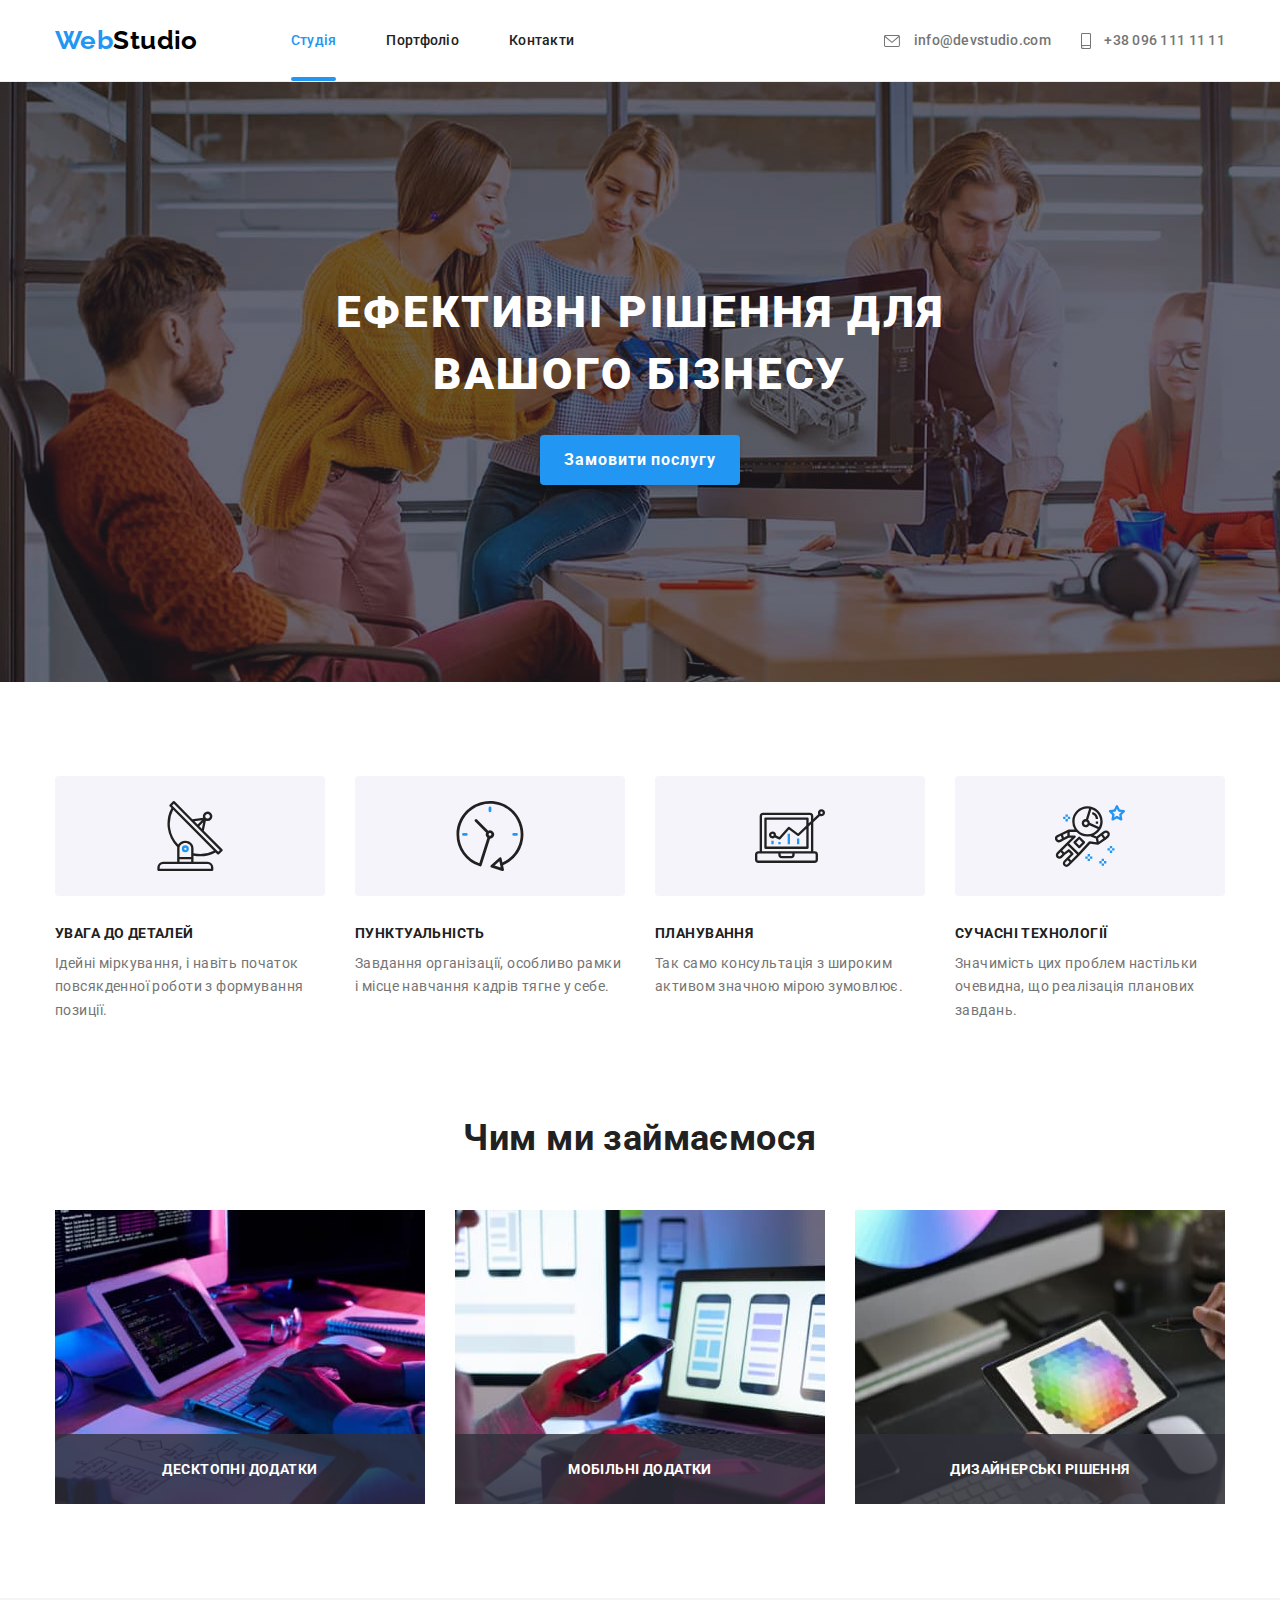
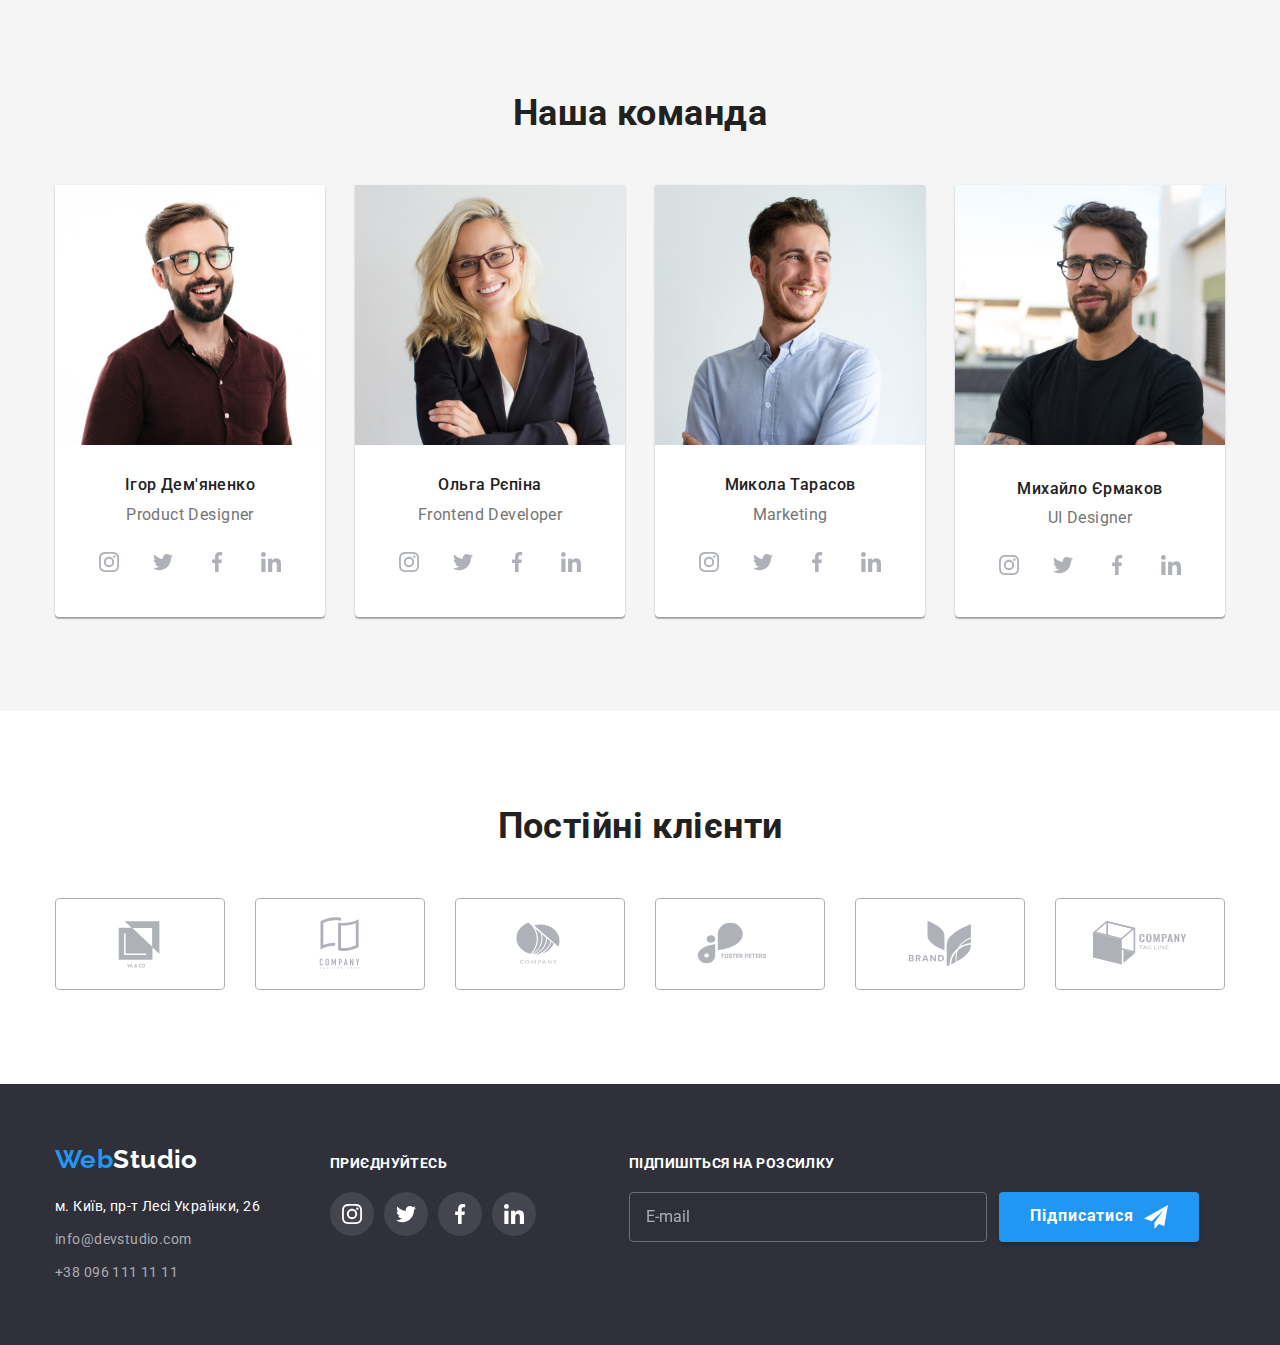
<file: index.html>
<!DOCTYPE html>
<html lang="uk">
<head>
  <meta charset="UTF-8">
  <meta http-equiv="X-UA-Compatible" content="IE=edge">
  <meta name="viewport" content="width=device-width, initial-scale=1.0">
  <title>Студія</title>
  
  <link rel="preconnect" href="https://fonts.googleapis.com">
  <link rel="preconnect" href="https://fonts.gstatic.com" crossorigin> 

  <link href="https://fonts.googleapis.com/css2?family=Raleway:wght@700&family=Roboto:wght@400;500;700;900&display=swap" rel="stylesheet">

  <link href="https://cdnjs.cloudflare.com/ajax/libs/modern-normalize/1.1.0/modern-normalize.min.css" rel="stylesheet">

  <link rel="stylesheet" href="./css/main.min.css">
</head>
<body>
  <!-- Header -->
  <header class="header">
    <div class="container header-blocks">
      
      <a class="logo" href="./index.html">
        Web<span class="header-logo-text">Studio</span>
      </a>
      
      <nav>
        <ul class="main-nav">
          <li class="main-nav__item">
            <a href="" class="main-nav__link main-nav__link--active">Студія</a>
          </li>
          <li class="main-nav__item">
            <a href="./portfolio.html" class="main-nav__link">Портфоліо</a>
          </li>
          <li class="main-nav__item">
            <a href="" class="main-nav__link">Контакти</a>
          </li>
        </ul>
      </nav>

      <ul class="contacts">
        <li class="contacts__item">
          <svg class="contacts__icon" width="16" height="12">
            <use href="./images/icon.svg#icon-envelope"></use>
          </svg> 
          <a href="mailto:info@devstudio.com" class="contacts__link">info@devstudio.com
          </a>
        </li>
        <li class="contacts__item">
          <svg class="contacts__icon" width="10" height="16">
            <use href="./images/icon.svg#icon-smartphone"></use>
          </svg>
          <a href="tel:+380961111111" class="contacts__link">+38 096 111 11 11
          </a>
        </li>
      </ul>
    </div>
  </header>

  <main>
  <!-- Hero -->
  <section class="hero">
    <div class="container">
      <h1 class="hero__title">Ефективні рішення для<br>вашого бізнесу</h1>
      <button type="submit" class="button center" data-modal-open>
        Замовити послугу
      </button>
    </div>
  </section>

  <!-- Advantages -->
  <section class="advantages">
    <div class="container">
      <h2 class="visually-hidden">Переваги</h2>
      <ul class="advantages__list">
        <li class="advantages__item">
          <div class="advantages__wrapper">
            <svg class="advantages__icon">
            <use href="./images/icon.svg#icon-antenna"></use>
            </svg>
          </div>
          <h3 class="advantages__title">УВАГА ДО ДЕТАЛЕЙ</h3>
          <p class="advantages__text">Ідейні міркування, і навіть початок повсякденної роботи з формування позиції.</p>
        </li>
        <li class="advantages__item">
          <div class="advantages__wrapper">
            <svg class="advantages__icon">
              <use href="./images/icon.svg#icon-clock"></use>
            </svg>
          </div>
          <h3 class="advantages__title">ПУНКТУАЛЬНІСТЬ</h3>
          <p class="advantages__text">Завдання організації, особливо рамки і місце навчання кадрів тягне у себе.</p>
        </li>
        <li class="advantages__item">
          <div class="advantages__wrapper">
            <svg class="advantages__icon">
              <use href="./images/icon.svg#icon-diagram"></use>
            </svg>
          </div>
          <h3 class="advantages__title">ПЛАНУВАННЯ</h3>
          <p class="advantages__text">Так само консультація з широким активом значною мірою зумовлює.</p>
        </li>
        <li class="advantages__item">
          <div class="advantages__wrapper">
            <svg class="advantages__icon">
              <use href="./images/icon.svg#icon-astronaut"></use>
            </svg>
          </div>
          <h3 class="advantages__title">СУЧАСНІ ТЕХНОЛОГІЇ</h3>
          <p class="advantages__text">Значимість цих проблем настільки очевидна, що реалізація планових завдань.</p>
        </li>
      </ul>  
    </div>
  </section>

  <!-- Directions -->
  <section class="directions">
    <div class="container">
      <h2 class="directions__title">Чим ми займаємося</h2>
      <ul class="directions__list">
        <li class="directions__item">
          <img src="./images/site-development.jpg" alt="Розробка сайту" width="370" class="directions__img">
          <p class="directions__text">
            Десктопні додатки
          </p>
        </li>
        <li class="directions__item">
          <img src="./images/application-development.jpg" alt="Розробка додатку" width="370" class="directions__img">
          <p class="directions__text">
            Мобільні додатки
          </p>
        </li>
        <li class="directions__item">
          <img src="./images/choice-color.jpg" alt="Вибір кольору" width="370" class="directions__img">
          <p class="directions__text">
            Дизайнерські рішення
          </p>
        </li>
      </ul>
    </div>
  </section>

  <!-- Team -->
  <section class="team">
    <div class="container">

      <h2 class="team__title">Наша команда</h2>

      <ul class="team__list">
        <li class="team__item">
          <img src="./images/product-designer.jpg" alt="Ігор - продакт дизайнер" width="270" class="team__img">
          <div class="team__wrapper">
            <h3 class="team__name">Ігор Дем'яненко</h3>
            <p class="team__position">Product Designer</p>
        
            <ul class="team-social">

            <li class="team-social__item">
              <a class="team-social__link" href="">
                <svg class="team-social__icon" width="20" height="20">
                  <use href="./images/icon.svg#icon-instagram"></use>
                </svg>
              </a>  
            </li>

            <li class="team-social__item">
              <a class="team-social__link" href="">
                <svg class="team-social__icon"  width="20" height="20">
                  <use href="./images/icon.svg#icon-twitter"></use>
                </svg>
              </a>  
            </li>

            <li class="team-social__item">
              <a class="team-social__link" href="">
                <svg class="team-social__icon"  width="20" height="20">
                  <use href="./images/icon.svg#icon-facebook"></use>
                </svg>
              </a>  
            </li>

            <li class="team-social__item">
              <a class="team-social__link" href="">
                <svg class="team-social__icon"  width="20" height="20">
                  <use href="./images/icon.svg#icon-linkedin"></use>
                </svg>
              </a>  
            </li>

            </ul>
          </div>
        </li>

        <li class="team__item">
          <img src="./images/frontend-developer.jpg" alt="Ольга - фронд енд розробник" width="270" class="team__img">
          <div class="team__wrapper">
            <h3 class="team__name">Ольга Рєпіна</h3>
            <p class="team__position">Frontend Developer</p>
            
            <ul class="team-social">
            <li class="team-social__item">
              <a class="team-social__link" href="">
                <svg class="team-social__icon" width="20" height="20">
                  <use href="./images/icon.svg#icon-instagram"></use>
                </svg>
              </a>  
            </li>

            <li class="team-social__item">
              <a class="team-social__link" href="">
                <svg class="team-social__icon" width="20" height="20">
                  <use href="./images/icon.svg#icon-twitter"></use>
                </svg>
              </a>  
            </li>

            <li class="team-social__item">
              <a class="team-social__link" href="">
                <svg class="team-social__icon" width="20" height="20">
                  <use href="./images/icon.svg#icon-facebook"></use>
                </svg>
              </a>  
            </li>

            <li class="team-social__item">
              <a class="team-social__link" href="">
                <svg class="team-social__icon" width="20" height="20">
                  <use href="./images/icon.svg#icon-linkedin"></use>
                </svg>
              </a>  
            </li>
            </ul>
          </div>
        </li>

        <li class="team__item">
          <img src="./images/marketing.jpg" alt="Микола - маркетолог" width="270" class="team__img">
          <div class="team__wrapper">
            <h3 class="team__name">Микола Тарасов</h3>
            <p class="team__position ">Marketing</p>

            <ul class="team-social">
            <li class="team-social__item">
              <a class="team-social__link" href="">
                <svg class="team-social__icon" width="20" height="20">
                  <use href="./images/icon.svg#icon-instagram"></use>
                </svg>
              </a>  
            </li>

            <li class="team-social__item">
              <a class="team-social__link" href="">
                <svg class="team-social__icon"  width="20" height="20">
                  <use href="./images/icon.svg#icon-twitter"></use>
                </svg>
              </a>  
            </li>

            <li class="team-social__item">
              <a class="team-social__link" href="">
                <svg class="team-social__icon"  width="20" height="20">
                  <use href="./images/icon.svg#icon-facebook"></use>
                </svg>
              </a>  
            </li>

            <li class="team-social__item">
              <a class="team-social__link" href="">
                <svg class="team-social__icon"  width="20" height="20">
                  <use href="./images/icon.svg#icon-linkedin"></use>
                </svg>
              </a>  
            </li>
          </ul>
        </div>
      </li>

      <li class="team__item ">
        <img src="./images/ui-designer.jpg" alt="Михайло - дизайнер" width="270" class="team-photo">
        <div class="team__wrapper">
          <h3 class="team__name">Михайло Єрмаков</h3>
          <p class="team__position">UI Designer</p>
        
          <ul class="team-social">
          <li class="team-social__item">
            <a class="team-social__link" href="">
              <svg class="team-social__icon" width="20" height="20">
                <use href="./images/icon.svg#icon-instagram"></use>
              </svg>
            </a>  
          </li>
          
          <li class="team-social__item">
            <a class="team-social__link" href="">
              <svg class="team-social__icon"  width="20" height="20">
                <use href="./images/icon.svg#icon-twitter"></use>
              </svg>
            </a>  
          </li>

          <li class="team-social__item">
            <a class="team-social__link" href="">
              <svg class="team-social__icon"  width="20" height="20">
                <use href="./images/icon.svg#icon-facebook"></use>
              </svg>
            </a>  
          </li>

          <li class="team-social__item">
            <a class="team-social__link" href="">
              <svg class="team-social__icon"  width="20" height="20">
                <use href="./images/icon.svg#icon-linkedin"></use>
              </svg>
            </a>  
          </li>
        </ul>
        </div>  
      </li>
    </ul>
    </div>
  </section>

  <!-- Clients  -->
  <section class="clients">
    <div class="container">
      <h2 class="clients__title">Постійні клієнти</h2>
      <ul class="clients__list">
        <li class="clients__item">
          <a href="" class="clients__link">
            <svg class="clients__icon" width="106" height="60">
              <use href="./images/icon.svg#icon-ya-co"></use>
            </svg>
          </a>
        </li>
        <li class="clients__item">
          <a href="" class="clients__link">
            <svg class="clients__icon" width="106" height="60">
              <use href="./images/icon.svg#icon-tag-line"></use>
            </svg>
          </a>
        </li>
        <li class="clients__item">
          <a href="" class="clients__link">
            <svg class="clients__icon" width="106" height="60">
              <use href="./images/icon.svg#icon-company"></use>
            </svg>
          </a>
        </li>
        <li class="clients__item">
          <a href="" class="clients__link">
            <svg class="clients__icon" width="106" height="60">
              <use href="./images/icon.svg#icon-foster"></use>
            </svg>
          </a>
        </li>
        <li class="clients__item">
          <a href="" class="clients__link">
            <svg class="clients__icon" width="106" height="60">
              <use href="./images/icon.svg#icon-brand"></use>
            </svg>
          </a>
        </li>
        <li class="clients__item">
          <a href="" class="clients__link">
            <svg class="clients__icon" width="106" height="60">
              <use href="./images/icon.svg#icon-box"></use>
            </svg>
          </a>
        </li>
      </ul>
    </div>
  </section>
  </main>

  <!-- Footer -->
  <footer class="footer">
    <div class="container footer-blocks">
      <div>
        <a class="logo logo--footer" href="./index.html">
          <span>Web</span><span class="footer-logo-text">Studio</span>
        </a>
        <address class="address">
          <ul class="address__list">
            <li class="address__item">
              <a href="" class="address__link address__link--accent">м. Київ, пр-т Лесі Українки, 26</a>
            </li>
            <li class="address__item">
              <a href="mailto:info@devstudio.com" class="address__link">info@devstudio.com</a>
            </li>
            <li class="address__item">
              <a href="tel:+380961111111" class="address__link">+38 096 111 11 11</a>
            </li>
          </ul>
        </address>  
      </div>

      <div class="footer-social">
        <p class="footer-social__title">приєднуйтесь</p>
        <ul class="footer-social__list">
          <li class="footer-social__item">
            <a class="footer-social__link" href="">
              <svg class="footer-social__icon" width="20" height="20">
                <use href="./images/icon.svg#icon-instagram"></use>
              </svg>
            </a>  
          </li>
          <li class="footer-social__item">
            <a class="footer-social__link" href="">
              <svg class="footer-social__icon"  width="20" height="20">
                <use href="./images/icon.svg#icon-twitter"></use>
              </svg>
            </a>  
          </li>
          <li class="footer-social__item">
            <a class="footer-social__link" href="">
              <svg class="footer-social__icon"  width="20" height="20">
                <use href="./images/icon.svg#icon-facebook"></use>
              </svg>
            </a>  
          </li>
          <li class="footer-social__item">
            <a class="footer-social__link" href="">
              <svg class="footer-social__icon"  width="20" height="20">
                <use href="./images/icon.svg#icon-linkedin"></use>
              </svg>
            </a>  
          </li>
        </ul>
      </div>

      <div class="subscribe">
        <p class="subscribe__title">підпишіться на розсилку</p>
        <form class="subscribe__form">

          <input type="email" name="email" placeholder="E-mail" class="subscribe__input">

          <button type="submit" class="button">
              Підписатися
              <svg width="24" height="24" class="button__icon">
                <use href="./images/icon.svg#icon-subscribe"></use>
              </svg>
          </button> 
        </form>
      </div>
    </div>
  </footer>

  <!-- Modal -->
  <div class="backdrop is-hidden" data-modal>
    <div class="modal">
      <div class="close" data-modal-close>
        <svg width="30" height="30" class="icon-close">
          <use href="./images/icon.svg#icon-close"></use>
        </svg>
      </div>
      <p class="modal-title">
        Залиште свої дані, ми вам передзвонимо
      </p>  
      <form>
        <ul>
          <li class="form-item">
            <label for="name" class="form-item__label">Ім'я</label>
            <div class="form-item__wrapper">
              <input type="text" name="name" class="form-item__input" id="name">
              <svg width="18" height="18" class="form-item__icon">
                <use href="./images/icon.svg#icon-person"></use>
              </svg>
            </div>
          </li>
          
          <li class="form-item">
            <label for="phone" class="form-item__label">Телефон</label>
            <div class="form-item__wrapper">
              <input type="tel" name="phone" class="form-item__input" id="phone">
              <svg width="18" height="18" class="form-item__icon">
                <use href="./images/icon.svg#icon-phone"></use>
              </svg>
            </div>  
          </li>

          <li class="form-item">
            <label for="email" class="form-item__label">Пошта</label>
            <div class="form-item__wrapper">
              <input type="email" name="email" class="form-item__input" id="email">
              <svg width="18" height="18" class="form-item__icon">
                <use href="./images/icon.svg#icon-email"></use>
              </svg>
            </div>
          </li>

          <li class="form-item">
            <label for="comment" class="form-item__label">Коментар</label>
            <textarea name="comment" id="comment" class="form-item__comment" placeholder="Введіть текст"></textarea>
          </li>
            
          <li class="form-checkbox">
            <label for="checkbox" class="form-checkbox__label">
              <input type="checkbox" name="checkbox" id="checkbox" class="form-checkbox__input visually-hidden">
              <span class="form-checkbox__icon"></span>
                Погоджуюся з розсилкою та приймаю <a href="" class="form-checkbox__link">Умови договору</a>
            </label>
          </li>
            
          <li>
            <button class="button center" type="submit">
              Відправити   
            </button>
          </li>
        </ul>
      </form>
    </div>
  </div>
  <script src="./js/modal.js"></script>
</body>
</html>
</file>
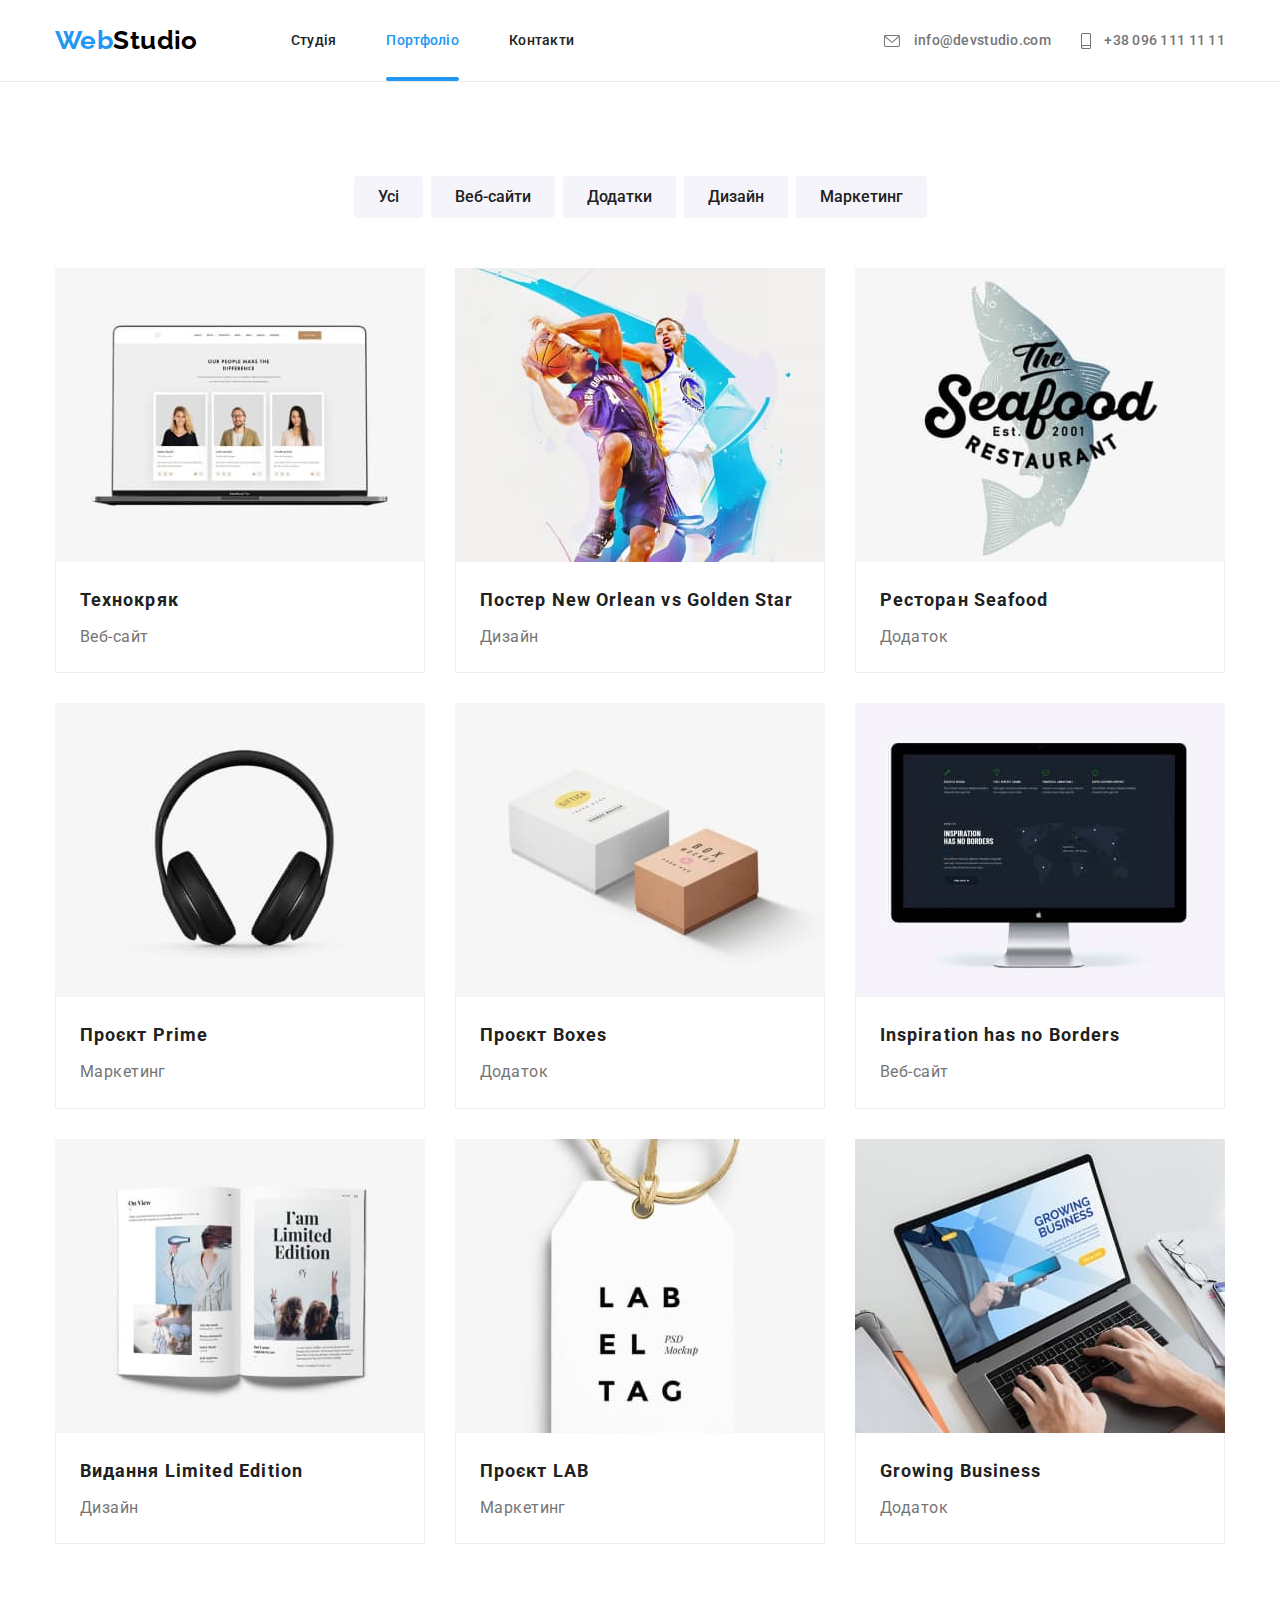
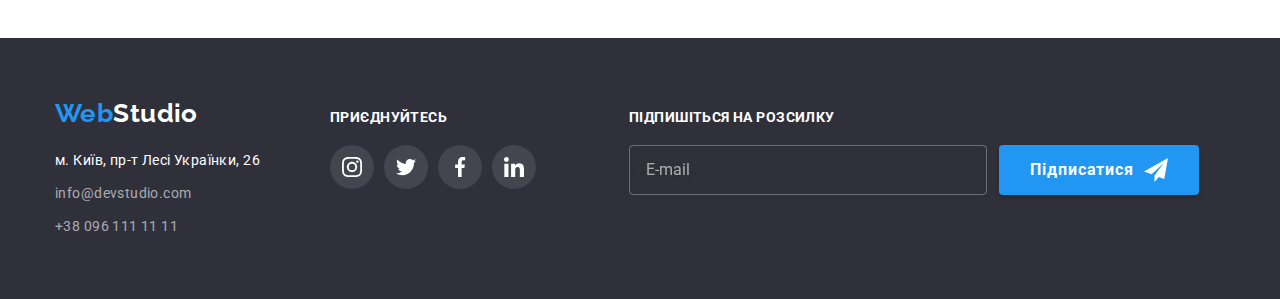
<file: portfolio.html>
<!DOCTYPE html>
<html lang="uk">
<head>
  <meta charset="UTF-8">
  <meta http-equiv="X-UA-Compatible" content="IE=edge">
  <meta name="viewport" content="width=device-width, initial-scale=1.0">
  <title>Портфоліо</title>

  <link rel="preconnect" href="https://fonts.googleapis.com">
  <link rel="preconnect" href="https://fonts.gstatic.com" crossorigin> 

  <link href="https://fonts.googleapis.com/css2?family=Raleway:wght@700&family=Roboto:wght@400;500;700;900&display=swap" rel="stylesheet">

  <link href="https://cdnjs.cloudflare.com/ajax/libs/modern-normalize/1.1.0/modern-normalize.min.css" rel="stylesheet">

  <link rel="stylesheet" href="./css/main.min.css">
</head>
<body>
    <!-- Header -->
    <header class="header">
      <div class="container header-blocks">
        
        <a class="logo" href="./index.html">
          Web<span class="header-logo-text">Studio</span>
        </a>
        
        <nav>
          <ul class="main-nav">
            <li class="main-nav__item">
              <a href="./index.html" class="main-nav__link">Студія</a>
            </li>
            <li class="main-nav__item">
              <a href="" class="main-nav__link main-nav__link--active">Портфоліо</a>
            </li>
            <li class="main-nav__item">
              <a href="" class="main-nav__link">Контакти</a>
            </li>
          </ul>
        </nav>
  
        <ul class="contacts">
          <li class="contacts__item">
            <svg class="contacts__icon" width="16" height="12">
              <use href="./images/icon.svg#icon-envelope"></use>
            </svg> 
            <a href="mailto:info@devstudio.com" class="contacts__link">info@devstudio.com
            </a>
          </li>
          <li class="contacts__item">
            <svg class="contacts__icon" width="10" height="16">
              <use href="./images/icon.svg#icon-smartphone"></use>
            </svg>
            <a href="tel:+380961111111" class="contacts__link">+38 096 111 11 11
            </a>
          </li>
        </ul>
      </div>
    </header>

  <main>
  <!-- Portfolio -->
  <section class="portfolio">
    <div class="container">
      <h1 class="visually-hidden">Портфоліо</h1>

      <ul class="portfolio-buttons">
        <li class="portfolio-buttons__item">
          <button type="submit" class="portfolio-buttons__button portfolio-buttons__button--active">Усі</button>
        </li>
        <li class="portfolio-buttons__item">
          <button type="submit" class="portfolio-buttons__button">Веб-сайти</button>
        </li>
        <li class="portfolio-buttons__item">
          <button type="submit" class="portfolio-buttons__button">Додатки</button>
        </li>
        <li class="portfolio-buttons__item">
          <button type="submit" class="portfolio-buttons__button">Дизайн</button>
        </li>
        <li class="portfolio-buttons__item">
          <button type="submit" class="portfolio-buttons__button">Маркетинг</button>
        </li>
      </ul>

      <ul class="portfolio__list">
        <li class="portfolio__item">
          <a>
            <div class="portfolio-block">
              <img src="./images/technocrat.jpg" alt="Веб-сайт Технокряк" width="370" class="portfolio-block__img">
              <div class="portfolio-block__overlay">
                <p class="portfolio-block__text">Ресурс пропонує комплексні пропозиції з різним рівнем функціоналу та сервісів. Все це дозволить відвідувачу отримати вичерпні відомості про компанію чи приватну особу.</p>
              </div>
            </div>
            <div class="portfolio-wrapper">
              <h2 class="portfolio-wrapper__title">Технокряк</h2>
              <p class="portfolio-wrapper__text">Веб-сайт</p>
            </div>
          </a>
        </li>

        <li class="portfolio__item">
          <a>
            <div class="portfolio-block">
              <img src="./images/new-orlean.jpg" alt="Дизайн постера" width="370" class="portfolio-block__img">
              <div class="portfolio-block__overlay">
                <p class="portfolio-block__text">Ресурс пропонує комплексні пропозиції з різним рівнем функціоналу та сервісів. Все це дозволить відвідувачу отримати вичерпні відомості про компанію чи приватну особу.</p>
              </div>
            </div>
            <div class="portfolio-wrapper">
              <h2 class="portfolio-wrapper__title">Постер New Orlean vs Golden Star</h2>
              <p class="portfolio-wrapper__text">Дизайн</p>
            </div>
          </a>
        </li>

        <li class="portfolio__item">
          <a>
            <div class="portfolio-block">
              <img src="./images/seafood.jpg" alt="Додаток для ресторану морепродуктів" width="370" class="portfolio-block__img">
              <div class="portfolio-block__overlay">
                <p class="portfolio-block__text">Ресурс пропонує комплексні пропозиції з різним рівнем функціоналу та сервісів. Все це дозволить відвідувачу отримати вичерпні відомості про компанію чи приватну особу.</p>
              </div>
            </div>
            <div class="portfolio-wrapper">
              <h2 class="portfolio-wrapper__title">Ресторан Seafood</h2>
              <p class="portfolio-wrapper__text">Додаток</p>
            </div>
          </a>  
        </li>

        <li class="portfolio__item">
          <a>
            <div class="portfolio-block">
              <img src="./images/prime.jpg" alt="Маркетинг для проєкту Прайм" width="370" class="portfolio-block__img">
              <div class="portfolio-block__overlay">
                <p class="portfolio-block__text">Ресурс пропонує комплексні пропозиції з різним рівнем функціоналу та сервісів. Все це дозволить відвідувачу отримати вичерпні відомості про компанію чи приватну особу.</p>
              </div>
            </div>
            <div class="portfolio-wrapper">
              <h2 class="portfolio-wrapper__title">Проєкт Prime</h2>
              <p class="portfolio-wrapper__text">Маркетинг</p>
            </div>
          </a>  
        </li>

        <li class="portfolio__item">
          <a>
            <div class="portfolio-block">
              <img src="./images/boxes.jpg" alt="Додаток для проєкту Коробки" width="370" class="portfolio-block__img">
              <div class="portfolio-block__overlay">
                <p class="portfolio-block__text">Ресурс пропонує комплексні пропозиції з різним рівнем функціоналу та сервісів. Все це дозволить відвідувачу отримати вичерпні відомості про компанію чи приватну особу.</p>
              </div>
            </div>
            <div class="portfolio-wrapper">
              <h2 class="portfolio-wrapper__title">Проєкт Boxes</h2>
              <p class="portfolio-wrapper__text">Додаток</p>
            </div>
          </a>  
        </li>
      
        <li class="portfolio__item">
          <a>
            <div class="portfolio-block">
              <img src="./images/inspiration.jpg" alt="Сайт" width="370" class="portfolio-block__img">
              <div class="portfolio-block__overlay">
                <p class="portfolio-block__text">Ресурс пропонує комплексні пропозиції з різним рівнем функціоналу та сервісів. Все це дозволить відвідувачу отримати вичерпні відомості про компанію чи приватну особу.</p>
              </div>
            </div>
            <div class="portfolio-wrapper">
              <h2 class="portfolio-wrapper__title">Inspiration has no Borders</h2>
              <p class="portfolio-wrapper__text">Веб-сайт</p>
            </div>
          </a>  
        </li>

        <li class="portfolio__item">
          <a>
            <div class="portfolio-block">
              <img src="./images/limited-editon.jpg" alt="Дизайн для видання" width="370" class="portfolio-block__img">
              <div class="portfolio-block__overlay">
                <p class="portfolio-block__text">Ресурс пропонує комплексні пропозиції з різним рівнем функціоналу та сервісів. Все це дозволить відвідувачу отримати вичерпні відомості про компанію чи приватну особу.</p>
              </div>
            </div>
            <div class="portfolio-wrapper">
              <h2 class="portfolio-wrapper__title">Видання Limited Edition</h2>
              <p class="portfolio-wrapper__text">Дизайн</p>
            </div>
          </a>
        </li>
      
        <li class="portfolio__item">
          <a>
            <div class="portfolio-block">
              <img src="./images/lab.jpg" alt="Маркетинг для проєкту ЛАБ" width="370" class="portfolio-block__img">
              <div class="portfolio-block__overlay">
                <p class="portfolio-block__text">Ресурс пропонує комплексні пропозиції з різним рівнем функціоналу та сервісів. Все це дозволить відвідувачу отримати вичерпні відомості про компанію чи приватну особу.</p>
              </div>
            </div>
            <div class="portfolio-wrapper">
              <h2 class="portfolio-wrapper__title">Проєкт LAB</h2>
              <p class="portfolio-wrapper__text">Маркетинг</p>
            </div>
          </a>  
        </li>

        <li class="portfolio__item">
          <a>
            <div class="portfolio-block">
              <img src="./images/crowing-business.jpg" alt="Додаток для розвичаючого бізнесу" width="370" class="portfolio-block__img">
              <div class="portfolio-block__overlay">
                <p class="portfolio-block__text">Ресурс пропонує комплексні пропозиції з різним рівнем функціоналу та сервісів. Все це дозволить відвідувачу отримати вичерпні відомості про компанію чи приватну особу.</p>
              </div>
            </div>
            <div class="portfolio-wrapper">
              <h2 class="portfolio-wrapper__title">Growing Business</h2>
              <p class="portfolio-wrapper__text">Додаток</p>
            </div>
          </a>  
        </li>
      </ul>
    </div>
  </section>
  </main>

  <!-- Footer -->
  <footer class="footer">
    <div class="container footer-blocks">
      <div>
        <a class="logo logo--footer" href="./index.html">
          <span>Web</span><span class="footer-logo-text">Studio</span>
        </a>
        <address class="address">
          <ul class="address__list">
            <li class="address__item">
              <a href="" class="address__link address__link--accent">м. Київ, пр-т Лесі Українки, 26</a>
            </li>
            <li class="address__item">
              <a href="mailto:info@devstudio.com" class="address__link">info@devstudio.com</a>
            </li>
            <li class="address__item">
              <a href="tel:+380961111111" class="address__link">+38 096 111 11 11</a>
            </li>
          </ul>
        </address>  
      </div>

      <div class="footer-social">
        <p class="footer-social__title">приєднуйтесь</p>
        <ul class="footer-social__list">
          <li class="footer-social__item">
            <a class="footer-social__link" href="">
              <svg class="footer-social__icon" width="20" height="20">
                <use href="./images/icon.svg#icon-instagram"></use>
              </svg>
            </a>  
          </li>
          <li class="footer-social__item">
            <a class="footer-social__link" href="">
              <svg class="footer-social__icon"  width="20" height="20">
                <use href="./images/icon.svg#icon-twitter"></use>
              </svg>
            </a>  
          </li>
          <li class="footer-social__item">
            <a class="footer-social__link" href="">
              <svg class="footer-social__icon"  width="20" height="20">
                <use href="./images/icon.svg#icon-facebook"></use>
              </svg>
            </a>  
          </li>
          <li class="footer-social__item">
            <a class="footer-social__link" href="">
              <svg class="footer-social__icon"  width="20" height="20">
                <use href="./images/icon.svg#icon-linkedin"></use>
              </svg>
            </a>  
          </li>
        </ul>
      </div>

      <div class="subscribe">
        <p class="subscribe__title">підпишіться на розсилку</p>
        <form class="subscribe__form">

          <input type="email" name="email" placeholder="E-mail" class="subscribe__input">

          <button type="submit" class="button">
              Підписатися
              <svg width="24" height="24" class="button__icon">
                <use href="./images/icon.svg#icon-subscribe"></use>
              </svg>
          </button> 
        </form>
      </div>
    </div>
  </footer>
</body>
</html>
</file>
<file: css/main.min.css>
body{color:#757575;background-color:#fff;font-size:14px;font-family:"Roboto",sans-serif;letter-spacing:.03em}a{text-decoration:none;color:inherit}ul,h1,h2,h3,p{margin-top:0;margin-bottom:0}ul{padding-left:0}ul li{list-style-type:none}.button{display:-webkit-box;display:-ms-flexbox;display:flex;-webkit-box-align:center;-ms-flex-align:center;align-items:center;-webkit-box-pack:center;-ms-flex-pack:center;justify-content:center;width:200px;height:50px;padding:0;background-color:#2196f3;color:#fff;-webkit-box-shadow:0px 4px 4px rgba(0,0,0,.15);box-shadow:0px 4px 4px rgba(0,0,0,.15);border-radius:4px;border-color:rgba(0,0,0,0);font-size:16px;font-family:inherit;font-weight:700;line-height:1.9;letter-spacing:.06em;-webkit-transition:background-color 250ms cubic-bezier(0.4, 0, 0.2, 1);transition:background-color 250ms cubic-bezier(0.4, 0, 0.2, 1)}.button:hover,.button:focus{background-color:#188ce8;cursor:pointer}.container{width:1200px;padding-left:15px;padding-right:15px;margin-left:auto;margin-right:auto}.visually-hidden{position:absolute;width:1px;height:1px;margin:-1px;border:0;padding:0;white-space:nowrap;-webkit-clip-path:inset(100%);clip-path:inset(100%);clip:rect(0 0 0 0);overflow:hidden}.center{margin-left:auto;margin-right:auto}.header{border-bottom:1px solid #ececec}.header-blocks{display:-webkit-box;display:-ms-flexbox;display:flex;-webkit-box-align:center;-ms-flex-align:center;align-items:center}.header-logo-text{color:#000}.logo{display:inline-block;padding-top:24px;padding-bottom:25px;color:#2196f3;font-family:"Raleway";font-weight:700;font-size:26px;line-height:1.2}.main-nav{display:-webkit-box;display:-ms-flexbox;display:flex;margin-left:93px}.main-nav__item{padding-top:32px;padding-bottom:32px;position:relative}.main-nav__item:not(:last-child){margin-right:50px}.main-nav__link{font-weight:500;line-height:1.1;letter-spacing:.02em;color:#212121;-webkit-transition:color 250ms cubic-bezier(0.4, 0, 0.2, 1);transition:color 250ms cubic-bezier(0.4, 0, 0.2, 1)}.main-nav__link:hover,.main-nav__link:focus{color:#2196f3}.main-nav__link--active::after{content:"";position:absolute;left:0;bottom:0;width:100%;height:4px;display:block;background-color:#2196f3;border-radius:2px}.main-nav__link--active{color:#2196f3}.contacts{display:-webkit-box;display:-ms-flexbox;display:flex;margin-left:auto;padding-top:32px;padding-bottom:32px}.contacts__item{color:#757575;-webkit-transition:color 250ms cubic-bezier(0.4, 0, 0.2, 1);transition:color 250ms cubic-bezier(0.4, 0, 0.2, 1)}.contacts__link{font-weight:500;line-height:1.1;letter-spacing:.02em}.contacts__icon{fill:currentColor;vertical-align:middle;margin-right:10px}.contacts__item:not(:last-child){margin-right:30px}.contacts__item:hover,.contacts__item:focus{color:#2196f3}.hero{max-width:1600px;height:600px;margin-left:auto;margin-right:auto;background-image:-webkit-gradient(linear, left top, left bottom, from(rgba(47, 48, 58, 0.4)), to(rgba(47, 48, 58, 0.4))),url("../images/hero.jpg");background-image:linear-gradient(rgba(47, 48, 58, 0.4), rgba(47, 48, 58, 0.4)),url("../images/hero.jpg");padding-top:200px;padding-bottom:200px;background-color:#2f303a;text-align:center}.hero__title{margin-bottom:30px;color:#fff;font-weight:900;font-size:44px;line-height:1.4;letter-spacing:.06em;text-transform:uppercase}.advantages{padding-top:94px;padding-bottom:94px}.advantages__list{display:-webkit-box;display:-ms-flexbox;display:flex;-webkit-box-align:start;-ms-flex-align:start;align-items:start;gap:30px}.advantages__item{-ms-flex-preferred-size:calc((100% - 90px)/4);flex-basis:calc((100% - 90px)/4)}.advantages__wrapper{display:-webkit-box;display:-ms-flexbox;display:flex;-webkit-box-align:center;-ms-flex-align:center;align-items:center;-webkit-box-pack:center;-ms-flex-pack:center;justify-content:center;width:100%;height:120px;background-color:#f5f4fa;margin-bottom:30px;border-radius:4px}.advantages__icon{width:70px;height:70px}.advantages__title{margin-bottom:10px;color:#212121;font-size:14px;font-weight:700;line-height:1.1;text-transform:uppercase}.advantages__text{line-height:1.7}.directions{padding-bottom:94px}.directions__title{margin-bottom:50px;color:#212121;font-weight:700;font-size:36px;line-height:1.2;text-align:center}.directions__list{display:-webkit-box;display:-ms-flexbox;display:flex}.directions__item{width:100%;height:100%;position:relative}.directions__item:not(:last-child){margin-right:30px}.directions__img{display:block}.directions__text{position:absolute;left:0;bottom:0;display:-webkit-box;display:-ms-flexbox;display:flex;-webkit-box-align:center;-ms-flex-align:center;align-items:center;-webkit-box-pack:center;-ms-flex-pack:center;justify-content:center;width:100%;height:70px;color:#fff;background-color:rgba(47,48,58,.8);text-transform:uppercase;font-weight:700;line-height:1.1}.team{padding-top:94px;padding-bottom:94px;background-color:#f5f5f5}.team__title{margin-bottom:50px;color:#212121;font-weight:700;font-size:36px;line-height:1.2;text-align:center}.team__list{display:-webkit-box;display:-ms-flexbox;display:flex;-webkit-box-pack:justify;-ms-flex-pack:justify;justify-content:space-between}.team__item{-webkit-box-shadow:0px 1px 3px rgba(0,0,0,.12),0px 1px 1px rgba(0,0,0,.14),0px 2px 1px rgba(0,0,0,.2);box-shadow:0px 1px 3px rgba(0,0,0,.12),0px 1px 1px rgba(0,0,0,.14),0px 2px 1px rgba(0,0,0,.2);border-radius:0 0 4px 4px;background-color:#fff}.team__img{display:block}.team__wrapper{padding-top:30px;padding-bottom:30px}.team__name{margin-bottom:10px;color:#212121;font-size:16px;font-weight:500;line-height:1.2;text-align:center}.team__position{font-size:16px;line-height:1.2;text-align:center}.team-social{display:-webkit-box;display:-ms-flexbox;display:flex;-webkit-box-pack:center;-ms-flex-pack:center;justify-content:center;gap:10px;margin-top:16px}.team-social__item{width:44px;height:44px}.team-social__link{display:-webkit-box;display:-ms-flexbox;display:flex;-webkit-box-align:center;-ms-flex-align:center;align-items:center;-webkit-box-pack:center;-ms-flex-pack:center;justify-content:center;width:100%;height:100%;border-radius:50%;color:#afb1b8;-webkit-transition:color 250ms cubic-bezier(0.4, 0, 0.2, 1),background-color 250ms cubic-bezier(0.4, 0, 0.2, 1);transition:color 250ms cubic-bezier(0.4, 0, 0.2, 1),background-color 250ms cubic-bezier(0.4, 0, 0.2, 1)}.team-social__icon{fill:currentColor}.team-social__link:hover,.team-social__link:focus{color:#fff;background-color:#2196f3}.clients{padding-top:94px;padding-bottom:94px}.clients__title{margin-bottom:50px;color:#212121;font-weight:700;font-size:36px;line-height:1.2;text-align:center}.clients__list{display:-webkit-box;display:-ms-flexbox;display:flex;-webkit-box-align:center;-ms-flex-align:center;align-items:center}.clients__item:not(:last-child){margin-right:30px}.clients__link{display:-webkit-box;display:-ms-flexbox;display:flex;-webkit-box-align:center;-ms-flex-align:center;align-items:center;-webkit-box-pack:center;-ms-flex-pack:center;justify-content:center;width:170px;height:92px;border:1px solid #afb1b8;border-radius:4px;color:#afb1b8;-webkit-transition:color 250ms cubic-bezier(0.4, 0, 0.2, 1),background-color 250ms cubic-bezier(0.4, 0, 0.2, 1);transition:color 250ms cubic-bezier(0.4, 0, 0.2, 1),background-color 250ms cubic-bezier(0.4, 0, 0.2, 1)}.clients__link:hover,.clients__link:focus{color:#2196f3;border-color:#2196f3}.clients__icon{fill:currentColor}.portfolio{padding-top:94px;padding-bottom:94px}.portfolio-buttons{display:-webkit-box;display:-ms-flexbox;display:flex;-webkit-box-align:center;-ms-flex-align:center;align-items:center;-webkit-box-pack:center;-ms-flex-pack:center;justify-content:center;border-color:rgba(0,0,0,0);margin-bottom:50px}.portfolio-buttons__item:not(:last-child){margin-right:8px}.portfolio-buttons__button{color:#212121;background-color:#f5f4fa;font-family:inherit;font-size:16px;font-weight:500;line-height:1.6;text-align:center;-webkit-transition:color 250ms cubic-bezier(0.4, 0, 0.2, 1),background-color 250ms cubic-bezier(0.4, 0, 0.2, 1),-webkit-box-shadow 250ms cubic-bezier(0.4, 0, 0.2, 1);transition:color 250ms cubic-bezier(0.4, 0, 0.2, 1),background-color 250ms cubic-bezier(0.4, 0, 0.2, 1),-webkit-box-shadow 250ms cubic-bezier(0.4, 0, 0.2, 1);transition:color 250ms cubic-bezier(0.4, 0, 0.2, 1),background-color 250ms cubic-bezier(0.4, 0, 0.2, 1),box-shadow 250ms cubic-bezier(0.4, 0, 0.2, 1);transition:color 250ms cubic-bezier(0.4, 0, 0.2, 1),background-color 250ms cubic-bezier(0.4, 0, 0.2, 1),box-shadow 250ms cubic-bezier(0.4, 0, 0.2, 1),-webkit-box-shadow 250ms cubic-bezier(0.4, 0, 0.2, 1);padding:6px 22px;border-color:rgba(0,0,0,0);border-radius:4px}.portfolio-buttons__button:hover,.portfolio-buttons__button:focus{color:#fff;background-color:#2196f3;-webkit-box-shadow:0px 3px 1px rgba(0,0,0,.1),0px 1px 2px rgba(0,0,0,.08),0px 2px 2px rgba(0,0,0,.12);box-shadow:0px 3px 1px rgba(0,0,0,.1),0px 1px 2px rgba(0,0,0,.08),0px 2px 2px rgba(0,0,0,.12);cursor:pointer}.portfolio__list{display:-webkit-box;display:-ms-flexbox;display:flex;-ms-flex-wrap:wrap;flex-wrap:wrap;-ms-flex-preferred-size:calc((100% - 60px)/3);flex-basis:calc((100% - 60px)/3);gap:30px}.portfolio__item{-webkit-transition:-webkit-box-shadow 250ms cubic-bezier(0.4, 0, 0.2, 1);transition:-webkit-box-shadow 250ms cubic-bezier(0.4, 0, 0.2, 1);transition:box-shadow 250ms cubic-bezier(0.4, 0, 0.2, 1);transition:box-shadow 250ms cubic-bezier(0.4, 0, 0.2, 1), -webkit-box-shadow 250ms cubic-bezier(0.4, 0, 0.2, 1)}.portfolio__item:hover,.portfolio__item:focus{-webkit-box-shadow:0px 1px 1px rgba(0,0,0,.12),0px 4px 4px rgba(0,0,0,.06),1px 4px 6px rgba(0,0,0,.16);box-shadow:0px 1px 1px rgba(0,0,0,.12),0px 4px 4px rgba(0,0,0,.06),1px 4px 6px rgba(0,0,0,.16)}.portfolio__item:hover .portfolio-block__overlay,.portfolio__item:focus .portfolio-block__overlay{-webkit-transform:translateY(0);transform:translateY(0)}.portfolio-block{position:relative;width:370px;overflow:hidden}.portfolio-block__img{display:block;width:100%}.portfolio-block__overlay{position:absolute;top:0;left:0;width:100%;height:100%;background-color:rgba(33,150,243,.9);-webkit-transform:translateY(100%);transform:translateY(100%);-webkit-transition:-webkit-transform 250ms cubic-bezier(0.4, 0, 0.2, 1);transition:-webkit-transform 250ms cubic-bezier(0.4, 0, 0.2, 1);transition:transform 250ms cubic-bezier(0.4, 0, 0.2, 1);transition:transform 250ms cubic-bezier(0.4, 0, 0.2, 1), -webkit-transform 250ms cubic-bezier(0.4, 0, 0.2, 1)}.portfolio-block__text{padding:63px 24px;color:#fff;font-size:18px;line-height:1.6}.portfolio-wrapper{padding-top:20px;padding-left:24px;padding-bottom:20px;border-bottom:1px solid #eee;border-right:1px solid #eee;border-left:1px solid #eee}.portfolio-wrapper__title{color:#212121;font-weight:700;font-size:18px;line-height:2;letter-spacing:.06em;margin-bottom:4px}.portfolio-wrapper__text{font-size:16px;line-height:1.9}.footer{background-color:#2f303a;padding-top:60px;padding-bottom:60px}.footer-blocks{display:-webkit-box;display:-ms-flexbox;display:flex;-webkit-box-align:baseline;-ms-flex-align:baseline;align-items:baseline}.footer-logo-text{color:#fff}.logo--footer{padding:0;margin-bottom:20px}.address__item:not(:last-child){margin-bottom:9px}.address__link{line-height:1.7;font-style:normal;color:rgba(255,255,255,.6);-webkit-transition:color 250ms cubic-bezier(0.4, 0, 0.2, 1);transition:color 250ms cubic-bezier(0.4, 0, 0.2, 1)}.address__link:hover,.address__link:focus{color:#2196f3}.address__link--accent{color:#fff}.footer-social{margin-left:70px;margin-right:93px}.footer-social__title{color:#fff;text-transform:uppercase;line-height:1.1;font-weight:700;margin-bottom:20px}.footer-social__list{display:-webkit-box;display:-ms-flexbox;display:flex;-webkit-box-pack:center;-ms-flex-pack:center;justify-content:center;gap:10px}.footer-social__item{width:44px;height:44px}.footer-social__icon{fill:currentColor}.footer-social__link{display:-webkit-box;display:-ms-flexbox;display:flex;-webkit-box-align:center;-ms-flex-align:center;align-items:center;-webkit-box-pack:center;-ms-flex-pack:center;justify-content:center;width:100%;height:100%;border-radius:50%;color:#fff;background-color:rgba(255,255,255,.1);-webkit-transition:background-color 250ms cubic-bezier(0.4, 0, 0.2, 1);transition:background-color 250ms cubic-bezier(0.4, 0, 0.2, 1)}.footer-social__link:hover,.footer-social__link:focus{background-color:#2196f3}.subscribe__title{color:#fff;text-transform:uppercase;line-height:1.1;font-weight:700;margin-bottom:20px}.subscribe__form{margin-top:20px;display:-webkit-box;display:-ms-flexbox;display:flex}.subscribe__input{display:inline-block;width:358px;height:50px;border:1px solid rgba(255,255,255,.3);-webkit-filter:drop-shadow(0px 4px 4px rgba(0, 0, 0, 0.15));filter:drop-shadow(0px 4px 4px rgba(0, 0, 0, 0.15));border-radius:4px;background-color:rgba(0,0,0,0);color:#fff;padding:0;padding-left:16px;margin-right:12px}.subscribe__input::-webkit-input-placeholder{display:-webkit-box;display:flex;-webkit-box-align:center;align-items:center;color:rgba(255,255,255,.6);font-size:16px;line-height:1.3}.subscribe__input::-moz-placeholder{display:flex;align-items:center;color:rgba(255,255,255,.6);font-size:16px;line-height:1.3}.subscribe__input:-ms-input-placeholder{display:-ms-flexbox;display:flex;-ms-flex-align:center;align-items:center;color:rgba(255,255,255,.6);font-size:16px;line-height:1.3}.subscribe__input::-ms-input-placeholder{display:-ms-flexbox;display:flex;-ms-flex-align:center;align-items:center;color:rgba(255,255,255,.6);font-size:16px;line-height:1.3}.subscribe__input::placeholder{display:-webkit-box;display:-ms-flexbox;display:flex;-webkit-box-align:center;-ms-flex-align:center;align-items:center;color:rgba(255,255,255,.6);font-size:16px;line-height:1.3}.button__icon{margin-left:10px}.backdrop{position:fixed;top:0;left:0;width:100%;height:100%;background-color:rgba(0,0,0,.2);opacity:1;-webkit-transition:opacity 250ms cubic-bezier(0.4, 0, 0.2, 1);transition:opacity 250ms cubic-bezier(0.4, 0, 0.2, 1)}.backdrop.is-hidden{opacity:0;pointer-events:none}.backdrop.is-hidden .modal{-webkit-transform:translate(-50%, -50%) scale(0.8);transform:translate(-50%, -50%) scale(0.8)}.modal{position:absolute;top:50%;left:50%;-webkit-transform:translate(-50%, -50%) scale(1);transform:translate(-50%, -50%) scale(1);padding:40px;min-width:528px;min-height:581px;background-color:#fff;-webkit-box-shadow:0px 1px 3px rgba(0,0,0,.12),0px 1px 1px rgba(0,0,0,.14),0px 2px 1px rgba(0,0,0,.2);box-shadow:0px 1px 3px rgba(0,0,0,.12),0px 1px 1px rgba(0,0,0,.14),0px 2px 1px rgba(0,0,0,.2);border-radius:4px;-webkit-transition:-webkit-transform 500ms cubic-bezier(0.4, 0, 0.2, 1);transition:-webkit-transform 500ms cubic-bezier(0.4, 0, 0.2, 1);transition:transform 500ms cubic-bezier(0.4, 0, 0.2, 1);transition:transform 500ms cubic-bezier(0.4, 0, 0.2, 1), -webkit-transform 500ms cubic-bezier(0.4, 0, 0.2, 1)}.modal-title{font-weight:700;font-size:20px;line-height:1.2;text-align:center;color:#212121;margin-bottom:12px}.close{position:absolute;top:0;right:0;margin-top:8px;margin-right:8px;color:#000}.icon-close{fill:currentColor;-webkit-transition:color 250ms cubic-bezier(0.4, 0, 0.2, 1);transition:color 250ms cubic-bezier(0.4, 0, 0.2, 1)}.icon-close:hover,.icon-close:focus{color:#2196f3;cursor:pointer}.form-item{display:-webkit-box;display:-ms-flexbox;display:flex;-webkit-box-orient:vertical;-webkit-box-direction:normal;-ms-flex-direction:column;flex-direction:column;margin-bottom:10px}.form-item__label{margin-bottom:4px;font-size:12px;line-height:1.2;letter-spacing:.01em;color:#757575}.form-item__wrapper{position:relative;color:#212121}.form-item__input{height:40px;width:100%;padding:0;padding-left:42px;border:1px solid rgba(33,33,33,.2);border-radius:4px;-webkit-transition:border-color 250ms cubic-bezier(0.4, 0, 0.2, 1);transition:border-color 250ms cubic-bezier(0.4, 0, 0.2, 1)}.form-item__input:focus~.form-item__icon{color:#2196f3}.form-item__input:focus{outline-color:#2196f3}.form-item__icon{display:block;position:absolute;top:50%;left:12px;-webkit-transform:translateY(-50%);transform:translateY(-50%);fill:currentColor;-webkit-transition:color 250ms cubic-bezier(0.4, 0, 0.2, 1);transition:color 250ms cubic-bezier(0.4, 0, 0.2, 1)}.form-item__comment{width:100%;height:120px;padding:12px 16px;resize:none;font-size:12px;line-height:1.2;letter-spacing:.01em;color:rgba(117,117,117,.5);border:1px solid rgba(33,33,33,.2);border-radius:4px;-webkit-transition:border-color 250ms cubic-bezier(0.4, 0, 0.2, 1);transition:border-color 250ms cubic-bezier(0.4, 0, 0.2, 1)}.form-item__comment:focus{outline-color:#2196f3}.form-checkbox{margin-top:20px;margin-bottom:30px;padding-left:12px}.form-checkbox__label{display:-webkit-box;display:-ms-flexbox;display:flex;-webkit-box-align:center;-ms-flex-align:center;align-items:center;line-height:1.7}.form-checkbox__input:checked+.form-checkbox__icon{background-color:#2196f3;background-image:url("../images/icon-check.svg");background-size:contain;background-origin:border-box;border-color:#2196f3;-webkit-filter:drop-shadow(0px 4px 4px rgba(0, 0, 0, 0.25));filter:drop-shadow(0px 4px 4px rgba(0, 0, 0, 0.25));cursor:pointer}.form-checkbox__icon{display:inline-block;width:16px;height:15px;border:2px solid #000;border-radius:2px;margin-right:7px}.form-checkbox__icon:hover{cursor:pointer}.form-checkbox__link{color:#2196f3;text-decoration:underline;padding-left:5px}/*# sourceMappingURL=main.min.css.map */
</file>
